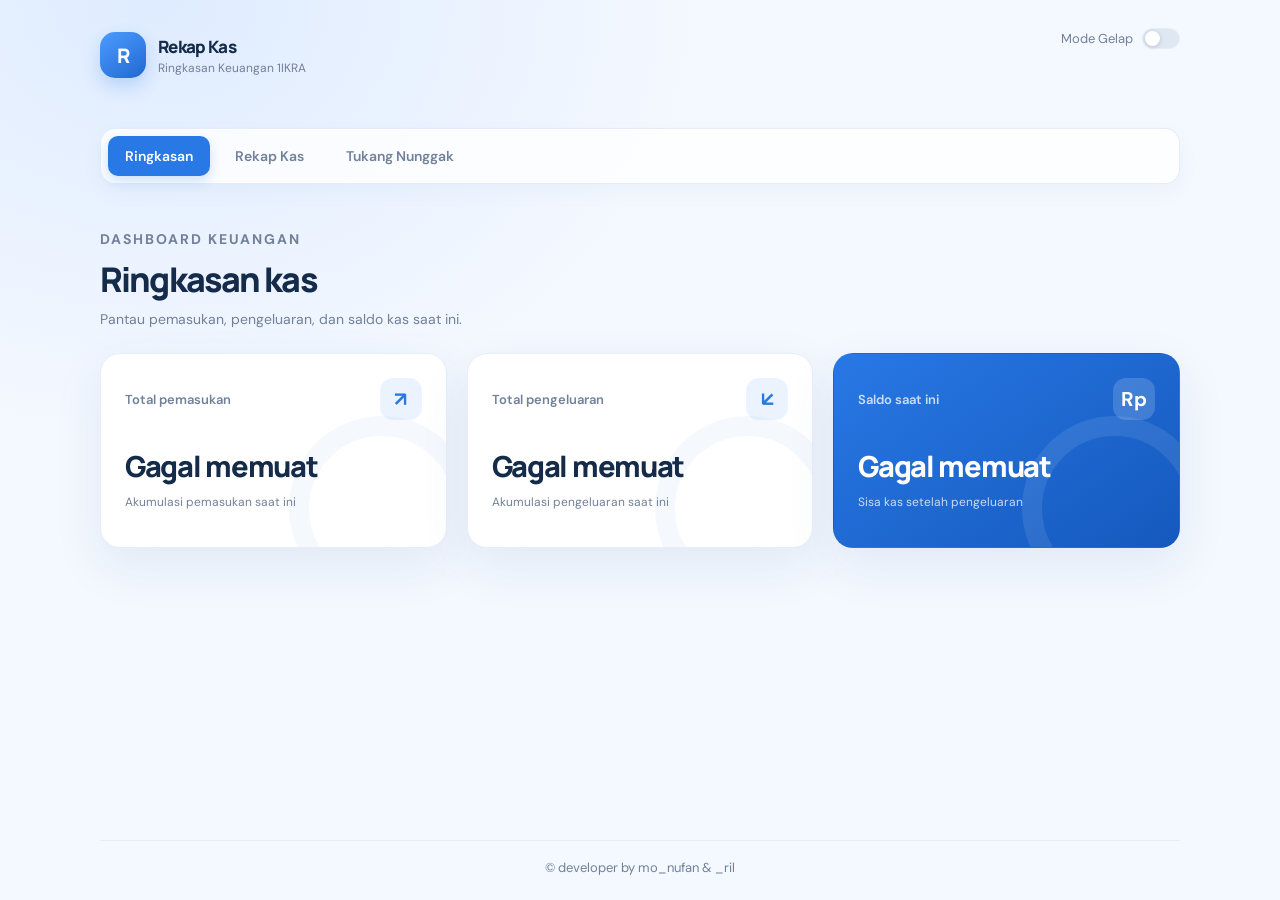
<file: index.html>
<!doctype html>
<html lang="id">
  <head>
    <meta charset="UTF-8" />
    <meta name="viewport" content="width=device-width, initial-scale=1.0" />
    <meta name="theme-color" content="#f4f8ff" />
    <title>Rekap Kas | Ringkasan</title>
    <link rel="stylesheet" href="main.css" />
  </head>
  <body>
    <header>
      <div class="brand">
        <div class="brand-mark" aria-hidden="true">R</div>
        <div>
          <p class="brand-name">Rekap Kas</p>
          <p class="brand-caption">Ringkasan Keuangan 1IKRA</p>
        </div>
      </div>
    </header>
    <div id="mode-toggle">
      <label for="mode-switch">Mode Gelap</label>
      <input type="checkbox" id="mode-switch" />
    </div>
    <div id="navbar">
      <a href="index.html" aria-current="page">Ringkasan</a>
      <a href="main.html">Rekap Kas</a>
      <a href="nunggak.html">Tukang Nunggak</a>
    </div>
    <main>
      <section aria-labelledby="summary-title">
        <div class="page-heading">
          <p class="eyebrow">Dashboard keuangan</p>
          <h1 id="summary-title">Ringkasan kas</h1>
          <p>Pantau pemasukan, pengeluaran, dan saldo kas saat ini.</p>
        </div>
        <div class="summary-grid">
          <article class="summary-card">
            <div class="card-topline">
              <p class="card-label">Total pemasukan</p>
              <span class="card-icon" aria-hidden="true">↗</span>
            </div>
            <h2 id="total-pemasukan">-</h2>
            <p class="card-note">Akumulasi pemasukan saat ini</p>
          </article>
          <article class="summary-card">
            <div class="card-topline">
              <p class="card-label">Total pengeluaran</p>
              <span class="card-icon" aria-hidden="true">↙</span>
            </div>
            <h2 id="total-pengeluaran">-</h2>
            <p class="card-note">Akumulasi pengeluaran saat ini</p>
          </article>
          <article class="summary-card balance">
            <div class="card-topline">
              <p class="card-label">Saldo saat ini</p>
              <span class="card-icon" aria-hidden="true">Rp</span>
            </div>
            <h2 id="saldo">-</h2>
            <p class="card-note">Sisa kas setelah pengeluaran</p>
          </article>
        </div>
      </section>
    </main>
    <footer>
      <p>© developer by mo_nufan & _ril</p>
    </footer>
    <script src="main.js" defer></script>
    <script src="theme.js" defer></script>
  </body>
</html>
</file>
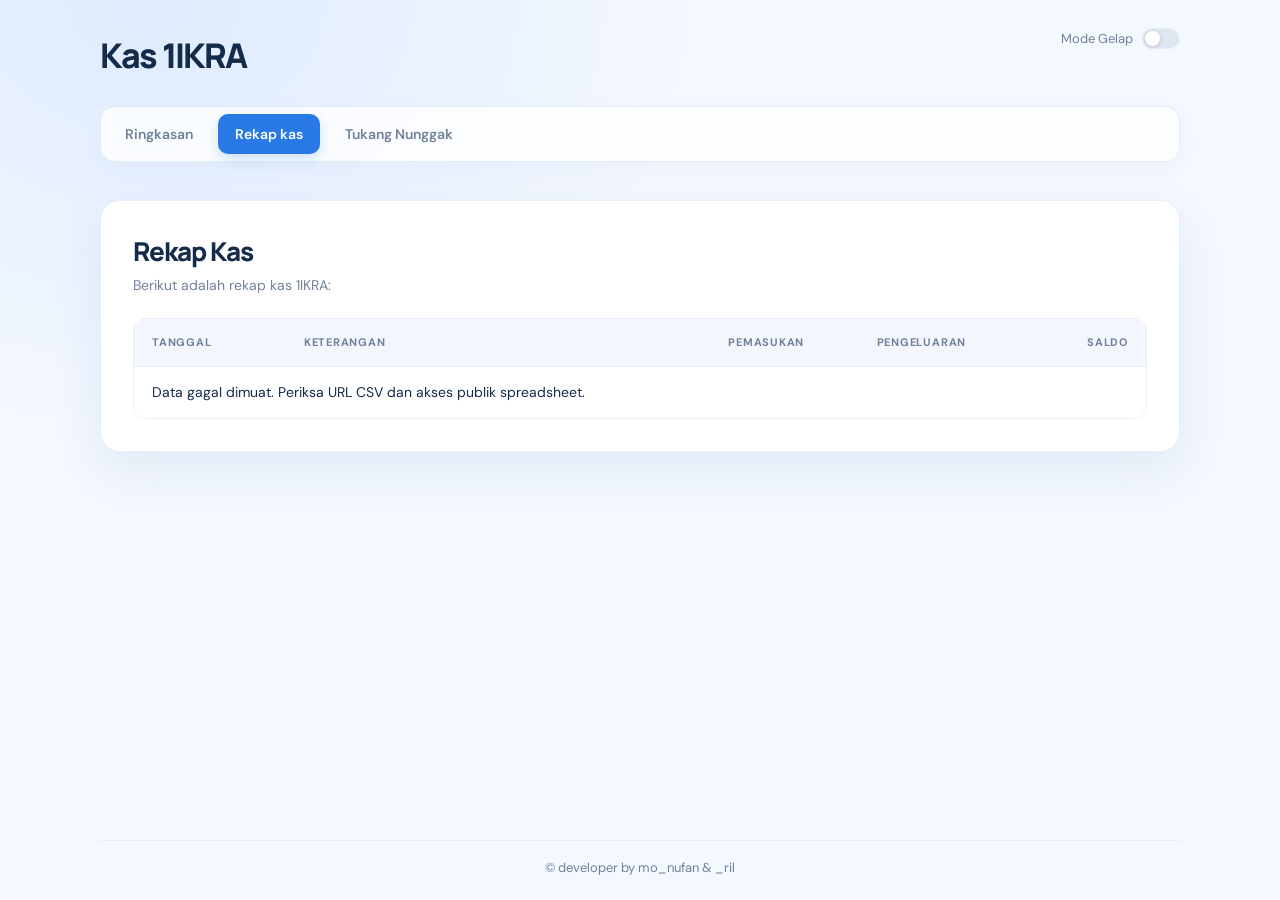
<file: main.html>
<!doctype html>
<html lang="id">
  <head>
    <meta charset="UTF-8" />
    <meta name="viewport" content="width=device-width, initial-scale=1.0" />
    <title>Rekap Kas</title>
    <link rel="stylesheet" href="style.css" />
  </head>
  <body>
    <h1>Kas 1IKRA</h1>
    <div id="mode-toggle">
      <label for="mode-switch">Mode Gelap</label>
      <input type="checkbox" id="mode-switch" />
    </div>
    <div id="navbar">
      <a href="index.html">Ringkasan</a
      ><a href="main.html" aria-current="page">Rekap kas</a>
      <a href="nunggak.html">Tukang Nunggak</a>
    </div>
    <section>
      <div id="card">
        <h2>Rekap Kas</h2>
        <p>Berikut adalah rekap kas 1IKRA:</p>
        <div
          class="table-scroll table-scroll--wide"
          role="region"
          aria-label="Tabel rekap kas"
          tabindex="0"
        >
          <table>
            <thead>
              <tr>
                <th>Tanggal</th>
                <th>Keterangan</th>
                <th>Pemasukan</th>
                <th>Pengeluaran</th>
                <th>Saldo</th>
              </tr>
            </thead>
            <tbody id="rekap-table-body">
              <!-- Data akan diisi melalui JavaScript -->
            </tbody>
          </table>
        </div>
      </div>
    </section>
    <footer>
      <p>© developer by mo_nufan & _ril</p>
    </footer>
    <script src="app.js" defer></script>
    <script src="theme.js" defer></script>
  </body>
</html>
</file>
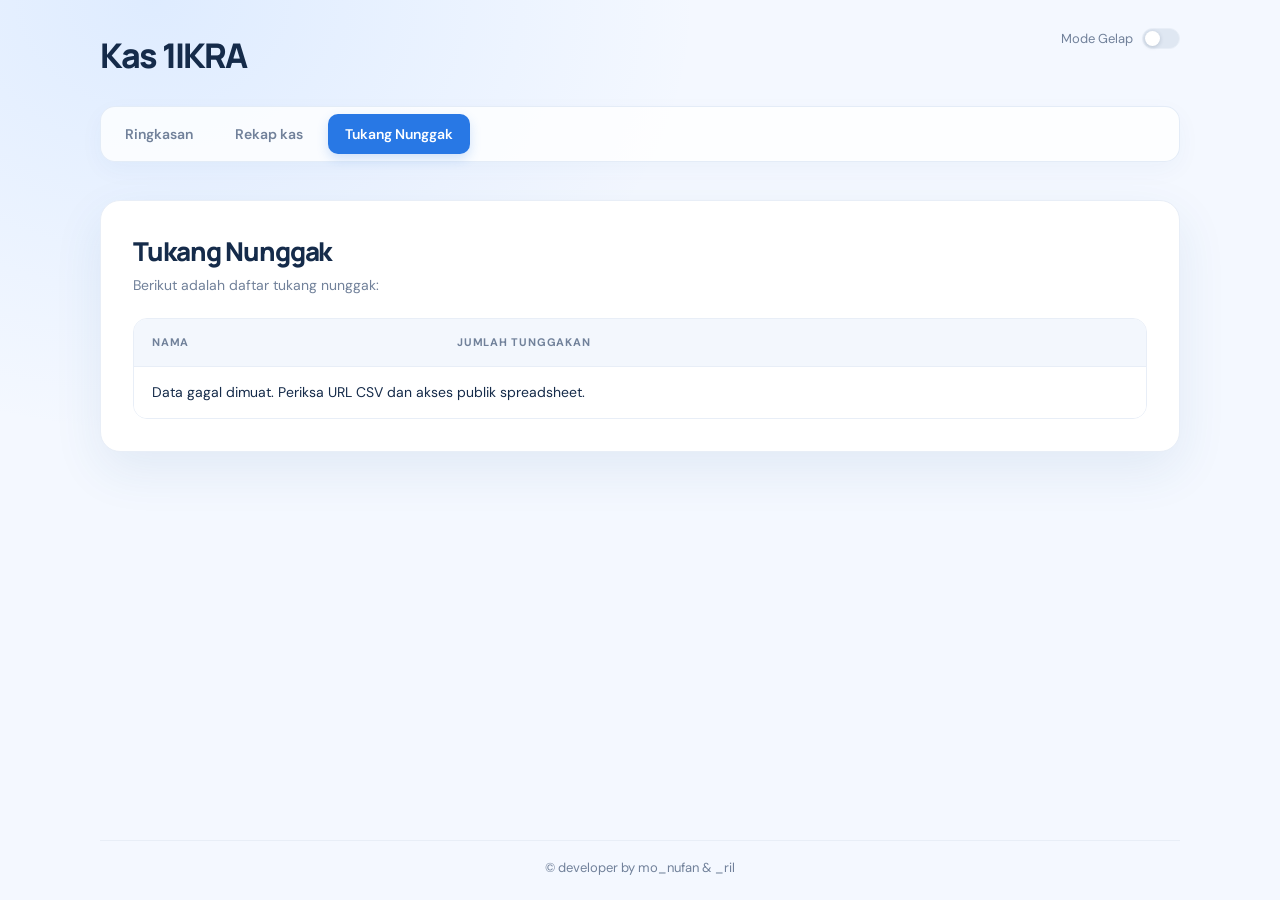
<file: nunggak.html>
<!doctype html>
<html lang="id">
  <head>
    <meta charset="UTF-8" />
    <meta name="viewport" content="width=device-width, initial-scale=1.0" />
    <title>Tukang Nunggak</title>
    <link rel="stylesheet" href="style.css" />
  </head>
  <body>
    <h1>Kas 1IKRA</h1>
    <div id="mode-toggle">
      <label for="mode-switch">Mode Gelap</label>
      <input type="checkbox" id="mode-switch" />
    </div>
    <div id="navbar">
      <a href="index.html">Ringkasan</a>
      <a href="main.html">Rekap kas</a>
      <a href="nunggak.html" aria-current="page">Tukang Nunggak</a>
    </div>
    <section>
      <div id="card">
        <h2>Tukang Nunggak</h2>
        <p>Berikut adalah daftar tukang nunggak:</p>
        <div
          class="table-scroll table-scroll--compact"
          role="region"
          aria-label="Tabel tukang nunggak"
          tabindex="0"
        >
          <table>
            <thead>
              <tr>
                <th>Nama</th>
                <th>Jumlah Tunggakan</th>
              </tr>
            </thead>
            <tbody id="nunggak-table-body">
              <!-- Data akan diisi melalui JavaScript -->
            </tbody>
          </table>
        </div>
      </div>
    </section>
    <footer>
      <p>© developer by mo_nufan & _ril</p>
    </footer>
    <script src="app.js" defer></script>
    <script src="theme.js" defer></script>
  </body>
</html>
</file>
<file: main.css>
@import url("https://fonts.googleapis.com/css2?family=DM+Sans:wght@400;500;600;700&family=Manrope:wght@500;600;700;800&display=swap");

:root {
  color-scheme: light;
  --background: #f4f8ff;
  --surface: #ffffff;
  --text: #152b4a;
  --muted: #71819a;
  --blue: #2878e5;
  --blue-dark: #1559bd;
  --blue-soft: #eaf3ff;
  --border: #e8eef7;
  --shadow: 0 18px 50px rgba(37, 85, 145, 0.09);
}

:root[data-theme="dark"] {
  color-scheme: dark;
  --background: #0b1423;
  --surface: #121f32;
  --text: #e8f0fc;
  --muted: #9aacc5;
  --blue: #5a9cff;
  --blue-dark: #8bbaff;
  --blue-soft: #1c3150;
  --border: #24364f;
  --shadow: 0 18px 50px rgba(0, 0, 0, 0.24);
}

* {
  box-sizing: border-box;
  margin: 0;
}

:root[data-theme="dark"] #mode-switch:not(:checked) {
  background: #34445c;
}

body {
  display: flex;
  flex-direction: column;
  min-width: 320px;
  min-height: 100vh;
  padding: 32px 24px 24px;
  background:
    radial-gradient(
      ellipse at 12% 0%,
      rgba(91, 161, 255, 0.14),
      transparent 34rem
    ),
    var(--background);
  color: var(--text);
  font-family: "DM Sans", sans-serif;
}

:root[data-theme="dark"] body {
  background:
    radial-gradient(
      ellipse at 12% 0%,
      rgba(49, 111, 190, 0.16),
      transparent 34rem
    ),
    var(--background);
}

header,
main,
#navbar {
  width: min(100%, 1080px);
  margin-inline: auto;
}

header {
  min-height: 68px;
  margin-bottom: 28px;
}

.brand {
  display: flex;
  align-items: center;
  gap: 12px;
}

.brand-mark {
  display: grid;
  width: 46px;
  height: 46px;
  place-items: center;
  border-radius: 15px;
  background: linear-gradient(145deg, #4c9cff, #2168d2);
  box-shadow: 0 8px 18px rgba(40, 120, 229, 0.24);
  color: #fff;
  font-family: "Manrope", sans-serif;
  font-size: 20px;
  font-weight: 800;
}

.brand-name {
  font-family: "Manrope", sans-serif;
  font-size: 17px;
  font-weight: 800;
  letter-spacing: -0.04em;
}

.brand-caption {
  margin-top: 2px;
  color: var(--muted);
  font-size: 12px;
}

#mode-toggle {
  position: fixed;
  z-index: 2;
  top: 28px;
  right: max(24px, calc((100vw - 1080px) / 2));
  display: flex;
  align-items: center;
  gap: 9px;
  color: var(--muted);
  font-size: 13px;
}

#mode-switch {
  width: 38px;
  height: 21px;
  margin: 0;
  appearance: none;
  border: 1px solid var(--border);
  border-radius: 20px;
  background: #dfe7f2;
  cursor: pointer;
  transition: background 160ms ease;
}

#mode-switch::before {
  display: block;
  width: 15px;
  height: 15px;
  margin: 2px;
  border-radius: 50%;
  background: #fff;
  box-shadow: 0 1px 4px rgba(21, 43, 74, 0.2);
  content: "";
  transition: transform 160ms ease;
}

#mode-switch:checked {
  border-color: var(--blue);
  background: var(--blue);
}

#mode-switch:checked::before {
  transform: translateX(17px);
}

#mode-switch:focus-visible,
#navbar a:focus-visible {
  outline: 3px solid rgba(40, 120, 229, 0.35);
  outline-offset: 3px;
}

#navbar {
  display: flex;
  gap: 8px;
  margin-bottom: 38px;
  padding: 7px;
  border: 1px solid rgba(222, 232, 246, 0.8);
  border-radius: 15px;
  background: rgba(255, 255, 255, 0.78);
  box-shadow: 0 8px 24px rgba(37, 85, 145, 0.04);
}

:root[data-theme="dark"] #navbar {
  border-color: var(--border);
  background: rgba(18, 31, 50, 0.88);
  box-shadow: 0 8px 24px rgba(0, 0, 0, 0.15);
}

#navbar a {
  padding: 11px 17px;
  border-radius: 10px;
  color: var(--muted);
  font-size: 14px;
  font-weight: 600;
  text-decoration: none;
  transition:
    background 160ms ease,
    color 160ms ease;
}

#navbar a:hover {
  background: var(--blue-soft);
  color: var(--blue-dark);
}

#navbar a[aria-current="page"] {
  background: var(--blue);
  color: #fff;
  box-shadow: 0 5px 12px rgba(40, 120, 229, 0.2);
}

.page-heading {
  margin-bottom: 25px;
}

.eyebrow {
  margin-bottom: 8px;
  color: var(--blue);
  font-size: 11px;
  font-weight: 700;
  letter-spacing: 0.14em;
  text-transform: uppercase;
}

.page-heading h1 {
  font-family: "Manrope", sans-serif;
  font-size: clamp(25px, 4vw, 34px);
  font-weight: 800;
  letter-spacing: -0.055em;
}

.page-heading p {
  margin-top: 8px;
  color: var(--muted);
  font-size: 14px;
}

.summary-grid {
  display: grid;
  grid-template-columns: repeat(3, minmax(0, 1fr));
  gap: 20px;
}

.summary-card {
  position: relative;
  overflow: hidden;
  min-height: 195px;
  padding: 24px;
  border: 1px solid var(--border);
  border-radius: 20px;
  background: var(--surface);
  box-shadow: var(--shadow);
  transition:
    transform 180ms ease,
    box-shadow 180ms ease;
}

.summary-card:hover {
  transform: translateY(-4px);
  box-shadow: 0 24px 55px rgba(37, 85, 145, 0.14);
}

.summary-card::after {
  position: absolute;
  right: -28px;
  bottom: -54px;
  width: 145px;
  height: 145px;
  border: 20px solid rgba(40, 120, 229, 0.045);
  border-radius: 50%;
  content: "";
  pointer-events: none;
}

.card-topline {
  display: flex;
  align-items: center;
  justify-content: space-between;
  gap: 12px;
  margin-bottom: 26px;
}

.card-label {
  color: var(--muted);
  font-size: 13px;
  font-weight: 600;
}

.card-icon {
  display: grid;
  width: 42px;
  height: 42px;
  place-items: center;
  border-radius: 13px;
  background: var(--blue-soft);
  color: var(--blue);
  font-size: 20px;
  font-weight: 700;
}

.summary-card h2 {
  position: relative;
  z-index: 1;
  font-family: "Manrope", sans-serif;
  font-size: clamp(22px, 3vw, 29px);
  font-weight: 800;
  letter-spacing: -0.045em;
  overflow-wrap: anywhere;
}

.summary-card .card-note {
  margin-top: 8px;
  color: var(--muted);
  font-size: 12px;
}

.summary-card.balance {
  border-color: transparent;
  background: linear-gradient(145deg, #2878e5, #1559bd);
  color: #fff;
}

.summary-card.balance::after {
  border-color: rgba(255, 255, 255, 0.09);
}

.summary-card.balance .card-label,
.summary-card.balance .card-note {
  color: rgba(255, 255, 255, 0.76);
}

.summary-card.balance .card-icon {
  background: rgba(255, 255, 255, 0.16);
  color: #fff;
}

:root[data-theme="dark"] .summary-card.balance {
  background: linear-gradient(145deg, #2367bd, #17478c);
}

footer {
  width: min(100%, 1080px);
  margin: auto auto 0;
  padding: 18px 0 0;
  border-top: 1px solid var(--border);
  text-align: center;
  color: var(--muted);
  font-size: 13px;
}

@media (max-width: 760px) {
  body {
    padding: 24px 18px;
  }

  #mode-toggle {
    position: static;
    justify-content: flex-end;
    margin: -56px 0 31px;
  }

  #navbar {
    margin-bottom: 32px;
  }

  .summary-grid {
    grid-template-columns: 1fr;
    gap: 14px;
  }

  .summary-card {
    min-height: 170px;
  }
}

@media (prefers-reduced-motion: reduce) {
  *,
  *::before,
  *::after {
    scroll-behavior: auto !important;
    transition-duration: 0.01ms !important;
  }
}
</file>
<file: style.css>
@import url("https://fonts.googleapis.com/css2?family=DM+Sans:wght@400;500;600;700&family=Manrope:wght@500;600;700;800&display=swap");

:root {
  color-scheme: light;
  --background: #f4f8ff;
  --surface: #ffffff;
  --text: #152b4a;
  --muted: #71819a;
  --blue: #2878e5;
  --blue-dark: #1559bd;
  --blue-soft: #eaf3ff;
  --border: #e8eef7;
  --shadow: 0 18px 50px rgba(37, 85, 145, 0.09);
  --table-head: #f3f7fd;
  --table-row-alt: #f8faff;
  --table-row-hover: #eef5ff;
}

:root[data-theme="dark"] {
  color-scheme: dark;
  --background: #0b1423;
  --surface: #121f32;
  --text: #e8f0fc;
  --muted: #9aacc5;
  --blue: #5a9cff;
  --blue-dark: #8bbaff;
  --blue-soft: #1c3150;
  --border: #24364f;
  --shadow: 0 18px 50px rgba(0, 0, 0, 0.24);
  --table-head: #1a2a41;
  --table-row-alt: #15243a;
  --table-row-hover: #1c3150;
}

* {
  box-sizing: border-box;
  margin: 0;
}

body {
  display: flex;
  flex-direction: column;
  min-width: 320px;
  min-height: 100vh;
  padding: 32px 24px 24px;
  background:
    radial-gradient(
      ellipse at 12% 0%,
      rgba(91, 161, 255, 0.14),
      transparent 34rem
    ),
    var(--background);
  color: var(--text);
  font-family: "DM Sans", sans-serif;
}

:root[data-theme="dark"] body {
  background:
    radial-gradient(
      ellipse at 12% 0%,
      rgba(49, 111, 190, 0.16),
      transparent 34rem
    ),
    var(--background);
}

header,
main,
#navbar {
  width: min(100%, 1080px);
  margin-inline: auto;
}

header {
  min-height: 68px;
  margin-bottom: 28px;
}

.brand {
  display: flex;
  align-items: center;
  gap: 12px;
}

.brand-mark {
  display: grid;
  width: 46px;
  height: 46px;
  place-items: center;
  border-radius: 15px;
  background: linear-gradient(145deg, #4c9cff, #2168d2);
  box-shadow: 0 8px 18px rgba(40, 120, 229, 0.24);
  color: #fff;
  font-family: "Manrope", sans-serif;
  font-size: 20px;
  font-weight: 800;
}

.brand-name {
  font-family: "Manrope", sans-serif;
  font-size: 17px;
  font-weight: 800;
  letter-spacing: -0.04em;
}

.brand-caption {
  margin-top: 2px;
  color: var(--muted);
  font-size: 12px;
}

#mode-toggle {
  position: fixed;
  z-index: 2;
  top: 28px;
  right: max(24px, calc((100vw - 1080px) / 2));
  display: flex;
  align-items: center;
  gap: 9px;
  color: var(--muted);
  font-size: 13px;
}

#mode-switch {
  width: 38px;
  height: 21px;
  margin: 0;
  appearance: none;
  border: 1px solid var(--border);
  border-radius: 20px;
  background: #dfe7f2;
  cursor: pointer;
  transition: background 160ms ease;
}

#mode-switch::before {
  display: block;
  width: 15px;
  height: 15px;
  margin: 2px;
  border-radius: 50%;
  background: #fff;
  box-shadow: 0 1px 4px rgba(21, 43, 74, 0.2);
  content: "";
  transition: transform 160ms ease;
}

#mode-switch:checked {
  border-color: var(--blue);
  background: var(--blue);
}

:root[data-theme="dark"] #mode-switch:not(:checked) {
  background: #34445c;
}

#mode-switch:checked::before {
  transform: translateX(17px);
}

#mode-switch:focus-visible,
#navbar a:focus-visible {
  outline: 3px solid rgba(40, 120, 229, 0.35);
  outline-offset: 3px;
}

#navbar {
  display: flex;
  gap: 8px;
  margin-bottom: 38px;
  padding: 7px;
  border: 1px solid rgba(222, 232, 246, 0.8);
  border-radius: 15px;
  background: rgba(255, 255, 255, 0.78);
  box-shadow: 0 8px 24px rgba(37, 85, 145, 0.04);
}

:root[data-theme="dark"] #navbar {
  border-color: var(--border);
  background: rgba(18, 31, 50, 0.88);
  box-shadow: 0 8px 24px rgba(0, 0, 0, 0.15);
}

#navbar a {
  padding: 11px 17px;
  border-radius: 10px;
  color: var(--muted);
  font-size: 14px;
  font-weight: 600;
  text-decoration: none;
  transition:
    background 160ms ease,
    color 160ms ease;
}

#navbar a:hover {
  background: var(--blue-soft);
  color: var(--blue-dark);
}

#navbar a[aria-current="page"] {
  background: var(--blue);
  color: #fff;
  box-shadow: 0 5px 12px rgba(40, 120, 229, 0.2);
}

.page-heading {
  margin-bottom: 25px;
}

.eyebrow {
  margin-bottom: 8px;
  color: var(--blue);
  font-size: 11px;
  font-weight: 700;
  letter-spacing: 0.14em;
  text-transform: uppercase;
}

.page-heading h1 {
  font-family: "Manrope", sans-serif;
  font-size: clamp(25px, 4vw, 34px);
  font-weight: 800;
  letter-spacing: -0.055em;
}

.page-heading p {
  margin-top: 8px;
  color: var(--muted);
  font-size: 14px;
}

.summary-grid {
  display: grid;
  grid-template-columns: repeat(3, minmax(0, 1fr));
  gap: 20px;
}

.summary-card {
  position: relative;
  overflow: hidden;
  min-height: 195px;
  padding: 24px;
  border: 1px solid var(--border);
  border-radius: 20px;
  background: var(--surface);
  box-shadow: var(--shadow);
  transition:
    transform 180ms ease,
    box-shadow 180ms ease;
}

.summary-card:hover {
  transform: translateY(-4px);
  box-shadow: 0 24px 55px rgba(37, 85, 145, 0.14);
}

.summary-card::after {
  position: absolute;
  right: -28px;
  bottom: -54px;
  width: 145px;
  height: 145px;
  border: 20px solid rgba(40, 120, 229, 0.045);
  border-radius: 50%;
  content: "";
  pointer-events: none;
}

.card-topline {
  display: flex;
  align-items: center;
  justify-content: space-between;
  gap: 12px;
  margin-bottom: 26px;
}

.card-label {
  color: var(--muted);
  font-size: 13px;
  font-weight: 600;
}

.card-icon {
  display: grid;
  width: 42px;
  height: 42px;
  place-items: center;
  border-radius: 13px;
  background: var(--blue-soft);
  color: var(--blue);
  font-size: 20px;
  font-weight: 700;
}

.summary-card h2 {
  position: relative;
  z-index: 1;
  font-family: "Manrope", sans-serif;
  font-size: clamp(22px, 3vw, 29px);
  font-weight: 800;
  letter-spacing: -0.045em;
  overflow-wrap: anywhere;
}

.summary-card .card-note {
  margin-top: 8px;
  color: var(--muted);
  font-size: 12px;
}

.summary-card.balance {
  border-color: transparent;
  background: linear-gradient(145deg, #2878e5, #1559bd);
  color: #fff;
}

.summary-card.balance::after {
  border-color: rgba(255, 255, 255, 0.09);
}

.summary-card.balance .card-label,
.summary-card.balance .card-note {
  color: rgba(255, 255, 255, 0.76);
}

.summary-card.balance .card-icon {
  background: rgba(255, 255, 255, 0.16);
  color: #fff;
}

:root[data-theme="dark"] .summary-card.balance {
  background: linear-gradient(145deg, #2367bd, #17478c);
}

section {
  color: var(--text);
}

#card,
table {
  color: var(--text);
}

table {
  border-color: var(--border);
}

th,
td {
  border-color: var(--border);
}

:root[data-theme="dark"] th {
  background: #1a2a41;
}

:root[data-theme="dark"] tbody tr:nth-child(even) {
  background: #15243a;
}

@media (max-width: 760px) {
  body {
    padding: 24px 18px;
  }

  #mode-toggle {
    position: static;
    justify-content: flex-end;
    margin: -56px 0 31px;
  }

  #navbar {
    margin-bottom: 32px;
  }

  .summary-grid {
    grid-template-columns: 1fr;
    gap: 14px;
  }

  .summary-card {
    min-height: 170px;
  }
}

@media (prefers-reduced-motion: reduce) {
  *,
  *::before,
  *::after {
    scroll-behavior: auto !important;
    transition-duration: 0.01ms !important;
  }
}

body > h1,
body > section,
body > footer {
  width: min(100%, 1080px);
  margin-inline: auto;
}

body > footer {
  margin-top: auto;
  padding: 18px 0 0;
  border-top: 1px solid var(--border);
  color: var(--muted);
  font-size: 13px;
  text-align: center;
}

body > h1 {
  margin-bottom: 28px;
  font-family: "Manrope", sans-serif;
  font-size: clamp(25px, 4vw, 34px);
  font-weight: 800;
  letter-spacing: -0.055em;
}

section {
  color: var(--text);
}

#card {
  overflow: hidden;
  padding: clamp(20px, 4vw, 32px);
  border: 1px solid var(--border);
  border-radius: 20px;
  background: var(--surface);
  box-shadow: var(--shadow);
}

#card h2 {
  font-family: "Manrope", sans-serif;
  font-size: clamp(21px, 3vw, 26px);
  font-weight: 800;
  letter-spacing: -0.04em;
}

#card > p {
  margin-top: 7px;
  color: var(--muted);
  font-size: 14px;
}

.table-scroll {
  overflow: auto;
  margin-top: 24px;
  border: 1px solid var(--border);
  border-radius: 14px;
  background: var(--surface);
  scrollbar-color: var(--border) transparent;
}

.table-scroll:focus-visible {
  outline: 3px solid rgba(40, 120, 229, 0.35);
  outline-offset: 3px;
}

.table-scroll table {
  width: 100%;
  border: 0;
  border-collapse: separate;
  border-spacing: 0;
  color: var(--text);
  font-size: 14px;
  line-height: 1.5;
}

.table-scroll--wide table {
  min-width: 720px;
  table-layout: fixed;
}

.table-scroll--wide th:first-child,
.table-scroll--wide td:first-child {
  width: 15%;
}

.table-scroll--wide th:nth-child(2),
.table-scroll--wide td:nth-child(2) {
  width: 37%;
}

.table-scroll--wide th:nth-child(n + 3),
.table-scroll--wide td:nth-child(n + 3) {
  width: 16%;
  text-align: right;
  font-variant-numeric: tabular-nums;
}

.table-scroll th,
.table-scroll td {
  padding: 15px 18px;
  border: 0;
  border-bottom: 1px solid var(--border);
}

.table-scroll th {
  position: sticky;
  z-index: 1;
  top: 0;
  background: var(--table-head);
  color: var(--muted);
  font-size: 11px;
  font-weight: 700;
  letter-spacing: 0.07em;
  text-align: left;
  text-transform: uppercase;
  white-space: nowrap;
}

.table-scroll th:nth-child(n + 3) {
  text-align: right;
}

.table-scroll tbody tr {
  background: var(--surface);
  transition: background-color 140ms ease;
}

.table-scroll tbody tr:nth-child(even) {
  background: var(--table-row-alt);
}

.table-scroll tbody tr:hover {
  background: var(--table-row-hover);
}

.table-scroll tbody tr:last-child td {
  border-bottom: 0;
}

.table-scroll tbody td {
  overflow-wrap: anywhere;
}

@media (max-width: 760px) {
  body > h1 {
    margin-bottom: 24px;
  }

  #card {
    padding: 20px 16px;
  }

  .table-scroll {
    margin-top: 20px;
  }

  .table-scroll th,
  .table-scroll td {
    padding: 13px 14px;
  }
}
</file>
